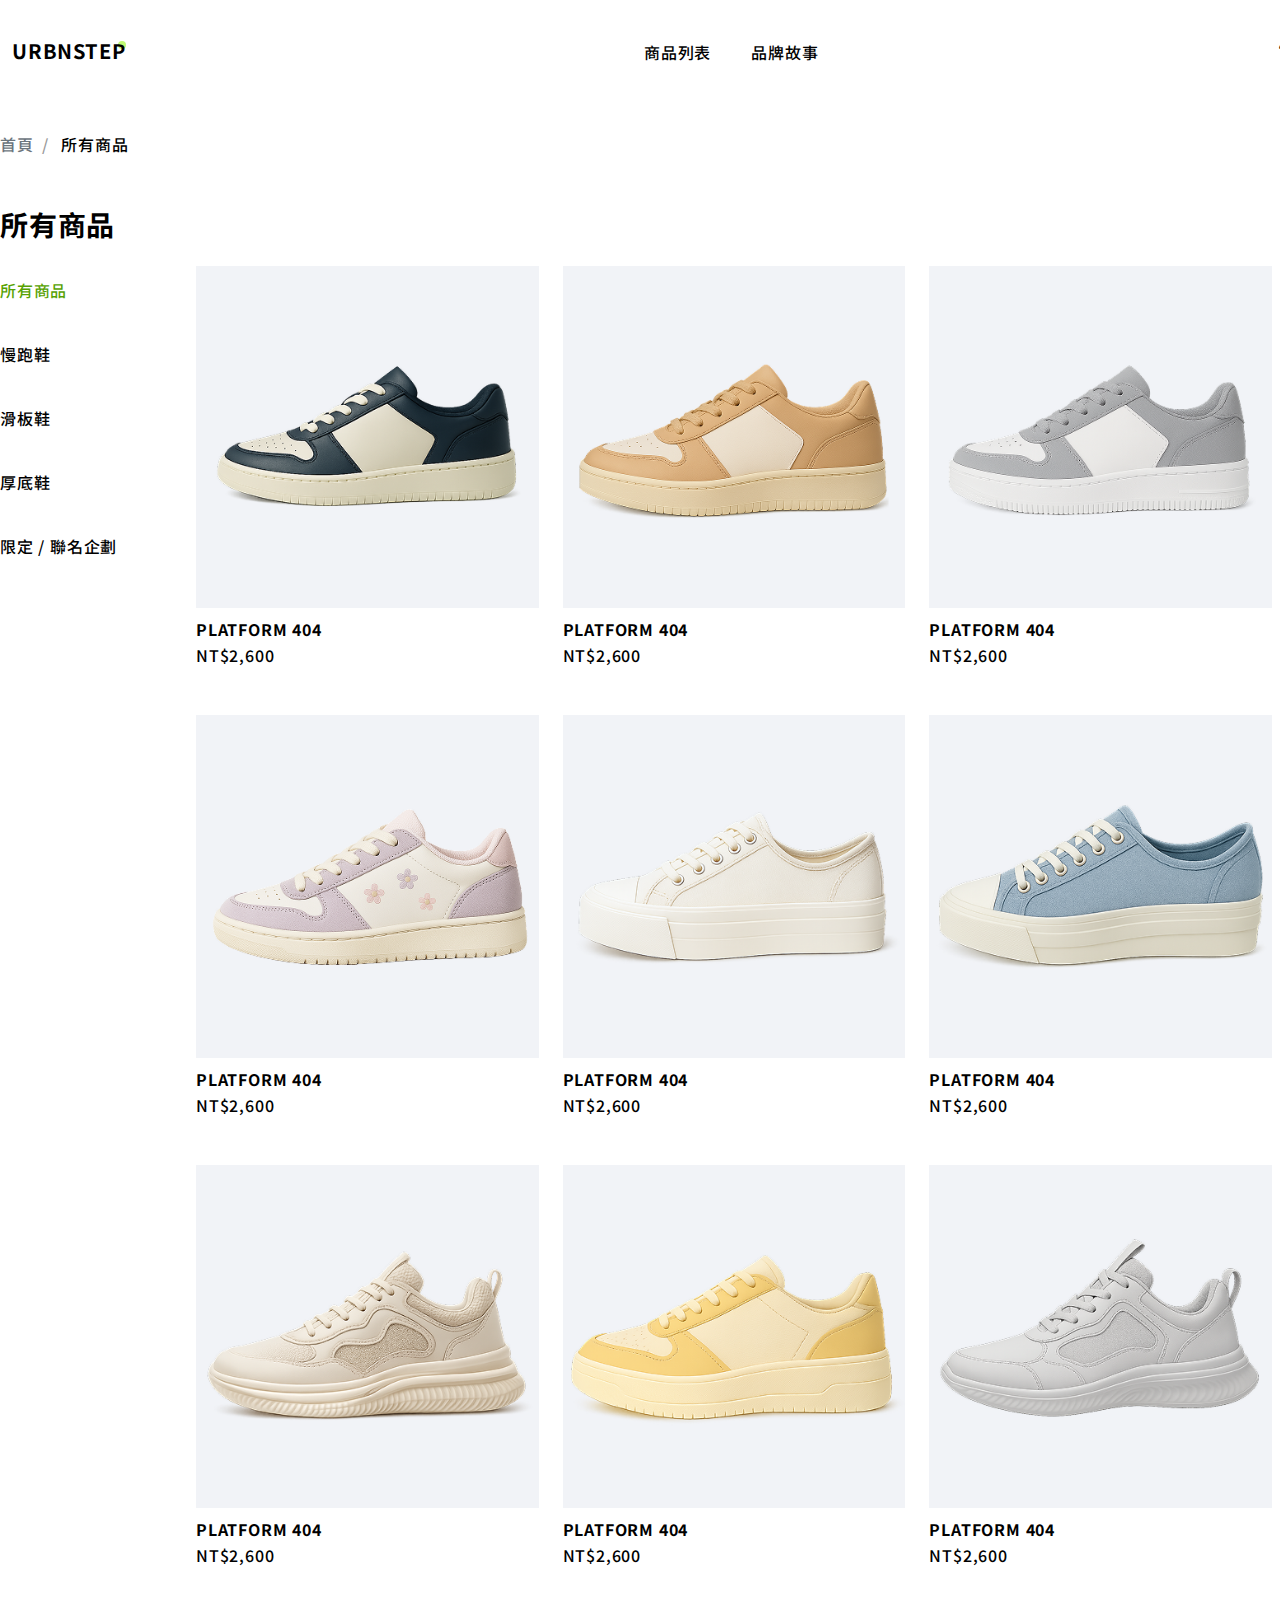
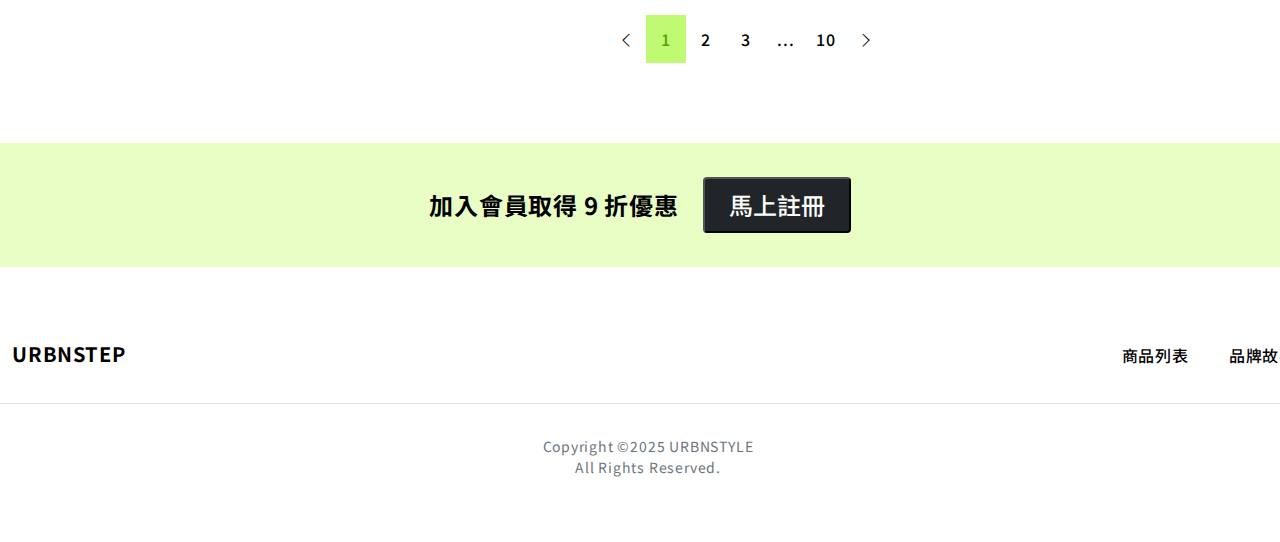
<file: index.html>
<!DOCTYPE html>
<html lang="en">

<head>
  <meta charset="UTF-8">
  <meta name="viewport" content="width=device-width, initial-scale=1.0">
  <title>Document</title>
  <link rel="preconnect" href="https://fonts.googleapis.com">
  <link rel="preconnect" href="https://fonts.gstatic.com" crossorigin>
  <link href="https://fonts.googleapis.com/css2?family=Noto+Sans+TC:wght@100..900&display=swap" rel="stylesheet">
  <link rel="stylesheet" href="./sass/all.css">
  <link rel="stylesheet" href="https://cdn.jsdelivr.net/npm/bootstrap-icons@1.13.1/font/bootstrap-icons.min.css">

</head>

<body>
  <nav>
    <div class="container">
      <div class="d-flex justify-content-between">
        <a href="./index.html" class="logo mr-48">
          <span class="position-relative">URBNSTEP
            <div class="deco"></div>
          </span>
        </a>
        <ul class="d-flex ">
          <li class="nav-item mr-40">
            <a href="#">
              商品列表
            </a>
          </li>
          <li class="nav-item">
            <a href="#">
              品牌故事
            </a>
          </li>
        </ul>
        <a href="#">
          <i class="bi bi-person"></i>
        </a>
      </div>
    </div>
  </nav>

  <div class="container">
    <nav>
      <ol class="bread-crumb mb-24 d-flex">
        <li class="bread-first">
          <a href="#" class="text-second">
            首頁
          </a>
        </li>
        <li class="bread-active">
          <a href="#">
            所有商品
          </a>
        </li>
    </nav>
  </div>


  <div class="container">
    <h1 class="h1 mb-24">所有商品</h1>

    <section class="d-flex mb-32">
      <aside class="product">
        <ul class="product-list">
          <li class="product-item active">
            <a href="#" class="text-primary">
              所有商品
            </a>
          </li>
          <li class="product-item">
            <a href="#">
              慢跑鞋
            </a>
          </li>
          <li class="product-item">
            <a href="#">
              滑板鞋
            </a>
          </li>
          <li class="product-item">
            <a href="#">
              厚底鞋
            </a>
          </li>
          <li class="product-item">
            <a href="#">
              限定 / 聯名企劃
            </a>
          </li>
        </ul>
      </aside>

      <main>
        <div class="wrap d-flex">
          <div class="card">
            <a href="./detail.html">
              <img class="product-img" src="./Image/Product-Card.png" alt="nice-shoes">
              <h3 class="type">PLATFORM 404</h3>
              <div class="price">NT$2,600</div>
            </a>
          </div>
          <div class="card">
            <a href="./detail.html">
              <img class="product-img" src="./Image/Product-Card-1.png" alt="nice-shoes">
              <h3 class="type">PLATFORM 404</h3>
              <div class="price">NT$2,600</div>
            </a>
          </div>
          <div class="card">
            <a href="./detail.html">
              <img class="product-img" src="./Image/Product-Card-2.png" alt="nice-shoes">
              <h3 class="type">PLATFORM 404</h3>
              <div class="price">NT$2,600</div>
            </a>
          </div>
          <div class="card">
            <a href="./detail.html">
              <img class="product-img" src="./Image/Product-Card-3.png" alt="nice-shoes">
              <h3 class="type">PLATFORM 404</h3>
              <div class="price">NT$2,600</div>
            </a>
          </div>
          <div class="card">
            <a href="./detail.html">
              <img class="product-img" src="./Image/Product-Card-4.png" alt="nice-shoes">
              <h3 class="type">PLATFORM 404</h3>
              <div class="price">NT$2,600</div>
            </a>
          </div>
          <div class="card">
            <a href="./detail.html">
              <img class="product-img" src="./Image/Product-Card-5.png" alt="nice-shoes">
              <h3 class="type">PLATFORM 404</h3>
              <div class="price">NT$2,600</div>
            </a>
          </div>
          <div class="card">
            <a href="./detail.html">
              <img class="product-img" src="./Image/Product-Card-6.png" alt="nice-shoes">
              <h3 class="type">PLATFORM 404</h3>
              <div class="price">NT$2,600</div>
            </a>
          </div>
          <div class="card">
            <a href="./detail.html">
              <img class="product-img" src="./Image/Product-Card-7.png" alt="nice-shoes">
              <h3 class="type">PLATFORM 404</h3>
              <div class="price">NT$2,600</div>
            </a>
          </div>
          <div class="card">
            <a href="./detail.html">
              <img class="product-img" src="./Image/Product-Card-8.png" alt="nice-shoes">
              <h3 class="type">PLATFORM 404</h3>
              <div class="price">NT$2,600</div>
            </a>
          </div>
        </div>

        <ul class="d-flex pages-nums">
          <li class="pages-num "><i class="bi bi-chevron-left"></i></li>
          <li class="pages-num active">1</li>
          <li class="pages-num ">2</li>
          <li class="pages-num ">3</li>
          <li class="pages-num ">...</li>
          <li class="pages-num ">10</li>
          <li class="pages-num "><i class="bi bi-chevron-right"></i></li>
        </ul>
      </main>
    </section>
  </div>
  </div>

  <footer class="footer">
    <div class="ad d-flex">
      <p>加入會員取得 9 折優惠 </p>
      <button class="sign">馬上註冊</button>
    </div>

    <div>
      <div class="container">
        <div class="footer-list d-flex">
          <div class="logo">URBNSTEP</div>
          <ul class="d-flex">
            <li class="nav-item mr-40">商品列表</li>
            <li class="nav-item">品牌故事</li>
          </ul>
        </div>

        <div class="copy-right">
          <div>Copyright ©2025 URBNSTYLE</div>
          <div>All Rights Reserved.</div>
        </div>
      </div>
    </div>

  </footer>
</body>

</html>
</file>
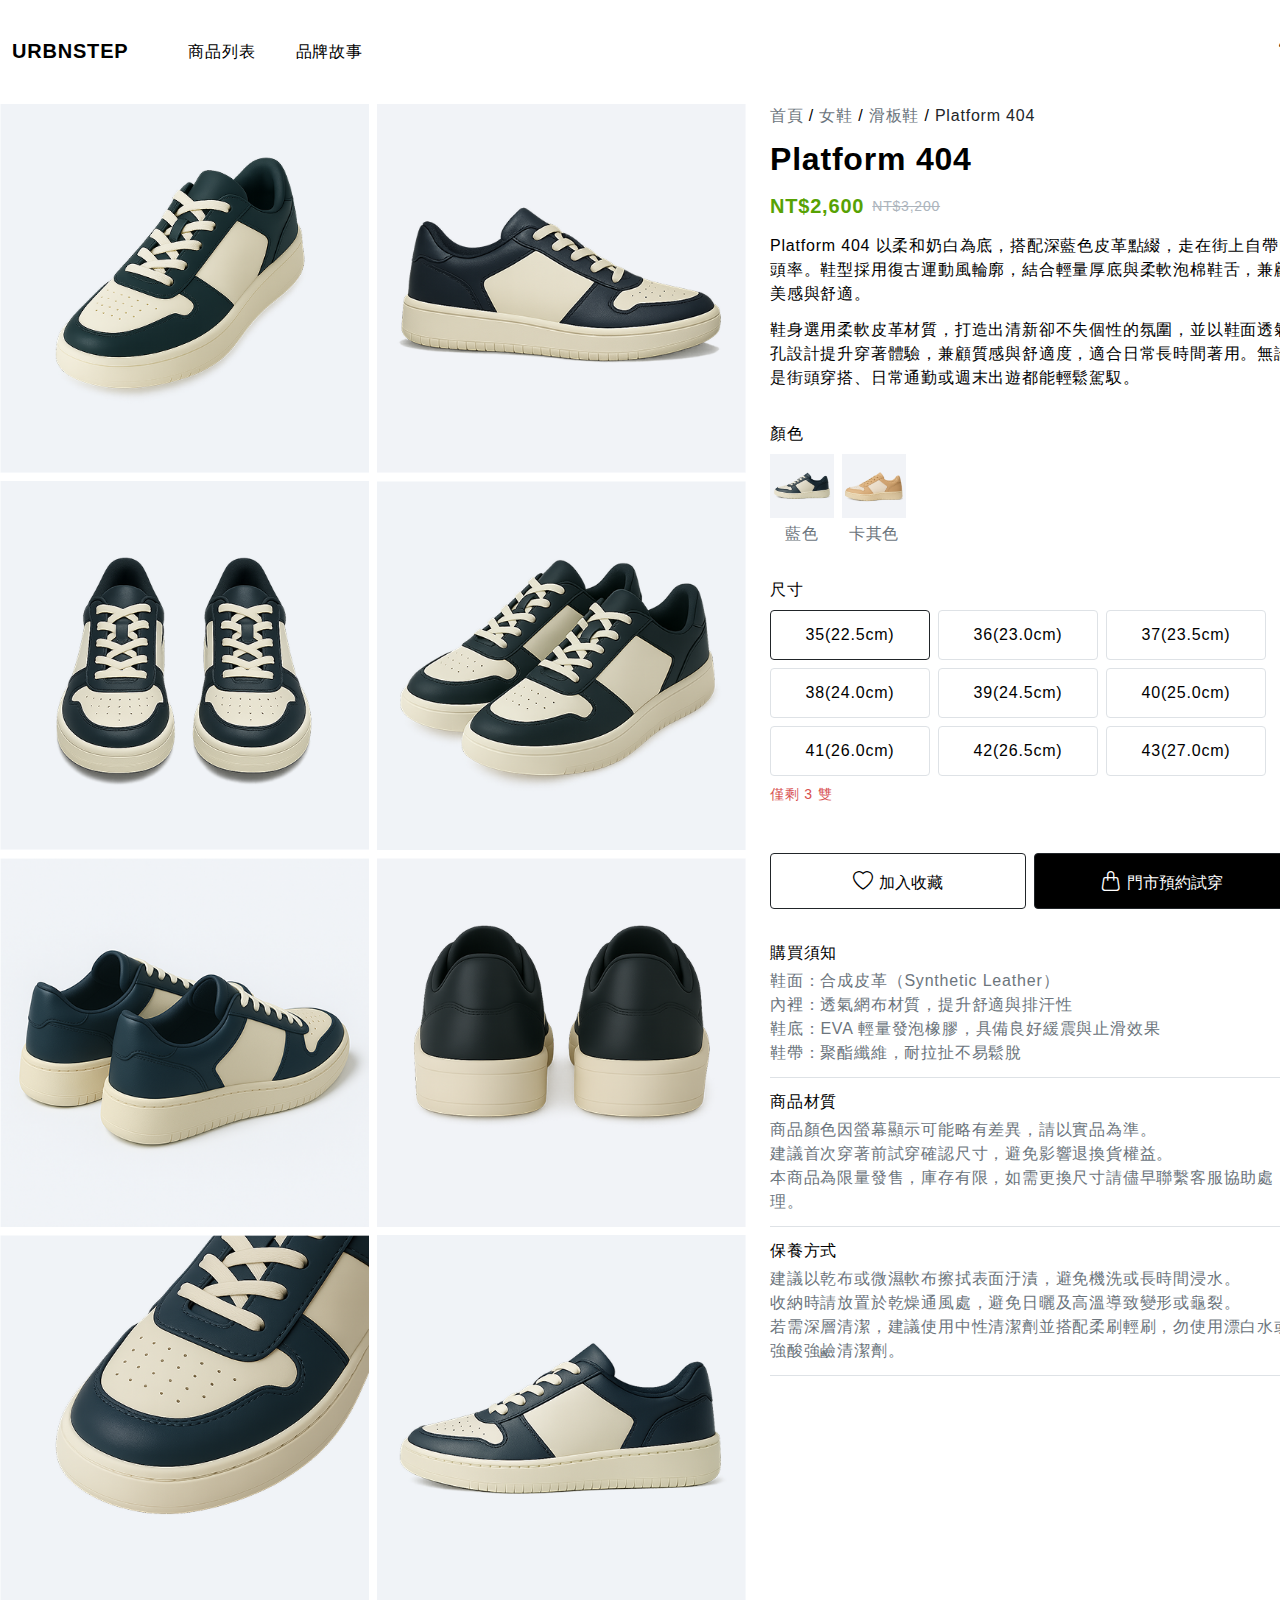
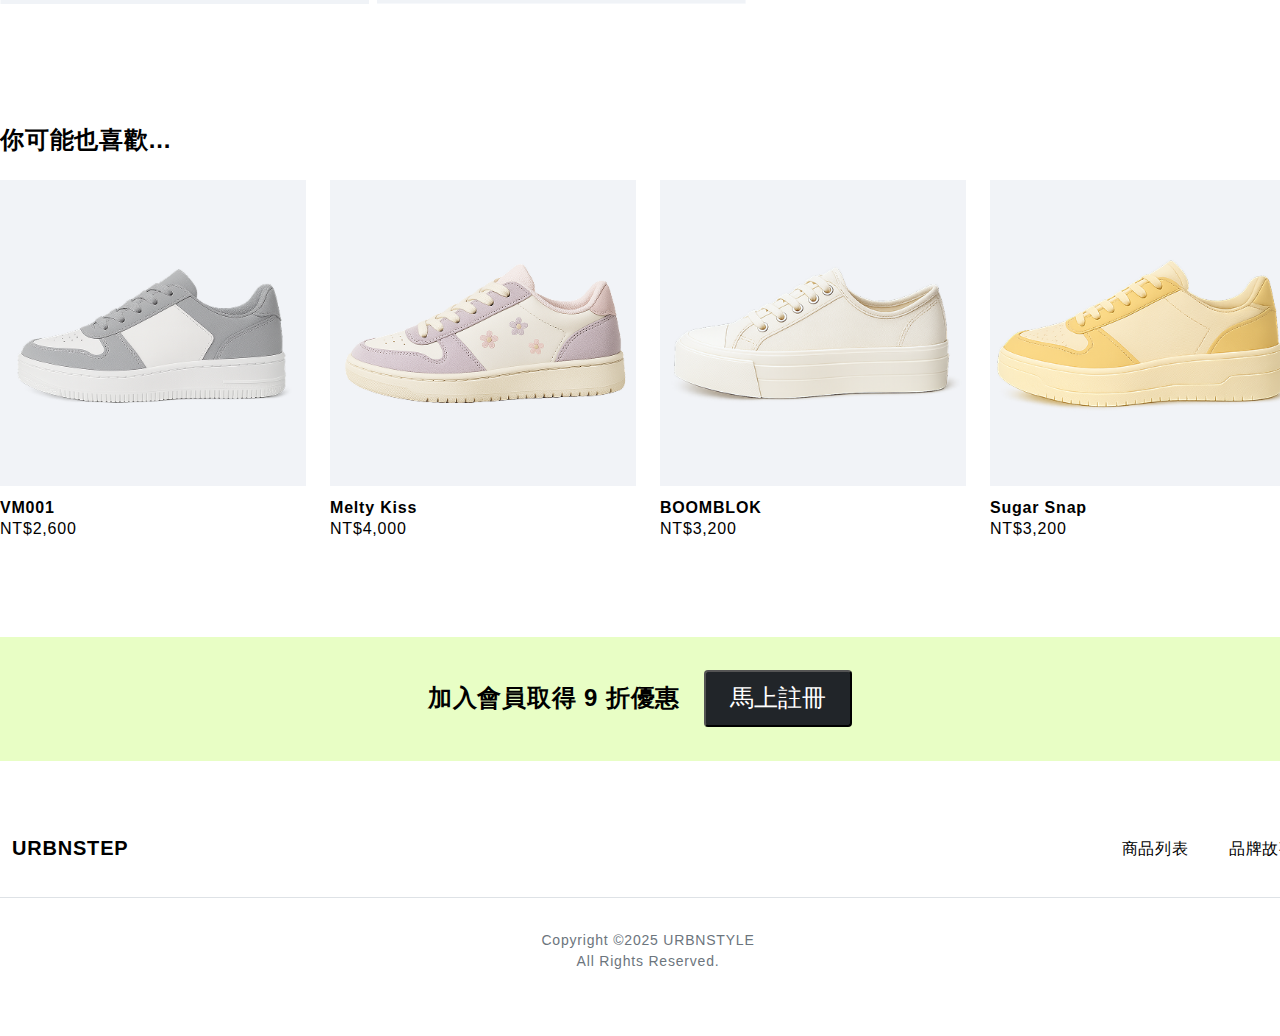
<file: detail.html>
<!DOCTYPE html>
<html lang="en">

<head>
  <meta charset="UTF-8">
  <meta name="viewport" content="width=device-width, initial-scale=1.0">
  <title>Document</title>
  <link rel="stylesheet" href="./sass/all.css">
  <link rel="stylesheet" href="https://cdn.jsdelivr.net/npm/bootstrap-icons@1.13.1/font/bootstrap-icons.min.css">

</head>

<body>
  <nav>
    <div class="container">
      <div class="d-flex justify-content-between">
        <ul class="d-flex ">
          <li class="logo mr-48">
            <a href="./index.html">
              URBNSTEP
          </li>
          </a>
          <li class="nav-item mr-40">商品列表</li>
          <li class="nav-item">品牌故事</li>
        </ul>
        <i class="bi bi-person"></i>
      </div>
    </div>
  </nav>

  <section class="container d-flex">
    <main class="mr-24 mb-64">
      <ul class="product-pics d-flex">
        <li class="product-pic"><img src="./Image/Main image-1.png" alt="shoes other angle"></li>
        <li class="product-pic"><img src="./Image/Main image-2.png" alt="shoes other angle"></li>
        <li class="product-pic"><img src="./Image/Main image-3.png" alt="shoes other angle"></li>
        <li class="product-pic"><img src="./Image/Main image-4.png" alt="shoes other angle"></li>
        <li class="product-pic"><img src="./Image/Main image-5.png" alt="shoes other angle"></li>
        <li class="product-pic"><img src="./Image/Main image-6.png" alt="shoes other angle"></li>
        <li class="product-pic"><img src="./Image/Main image-7.png" alt="shoes other angle"></li>
        <li class="product-pic"><img src="./Image/Main image.png" alt="shoes other angle"></li>
      </ul>
    </main>

    <div class="right">
      <div class="bread-crumb mb-12">
        <span class="bread-first">首頁</span>
        <span class="bread-slash">/</span>
        <span class="bread-first">女鞋</span>
        <span class="bread-slash">/</span>
        <span class="bread-first">滑板鞋</span>
        <span class="bread-slash">/</span>
        <span class="bread-active">Platform 404</span>
      </div>

      <h1 class="h1 mb-16">Platform 404</h1>

      <div class="d-flex align-items-center mb-16">
        <span class="new-price">NT$2,600</span>
        <span class="old-price">NT$3,200</span>
      </div>

      <p class="mb-12">
        Platform 404 以柔和奶白為底，搭配深藍色皮革點綴，走在街上自帶回頭率。鞋型採用復古運動風輪廓，結合輕量厚底與柔軟泡棉鞋舌，兼顧美感與舒適。
      </p>
      <p class="mb-32">
        鞋身選用柔軟皮革材質，打造出清新卻不失個性的氛圍，並以鞋面透氣孔設計提升穿著體驗，兼顧質感與舒適度，適合日常長時間著用。無論是街頭穿搭、日常通勤或週末出遊都能輕鬆駕馭。
      </p>

      <div class="mb-48">
        <div class="mb-8">顏色</div>
        <ul class="d-flex mb-32">
          <li class="small-pic">
            <a href="#">
              <img class="mb-4" src="./Image/Product-Card.png" alt="small-shoes-img">
              <div class="text-center text-second">藍色</div>
            </a>
          </li>
          <li class="small-pic">
            <a href="#">
              <img class="mb-4" src="./Image/Product-Card-1.png" alt="small-shoes-img">
              <div class="text-center text-second">卡其色</div>
            </a>
          </li>
        </ul>

        <div class="mb-8">尺寸</div>
        <div>
          <ul class="sizes d-flex mb-8">
            <li class="size size-active">
              <a href="#">
                35(22.5cm)
              </a>
            </li>
            <li class="size">
              <a href="#">
                36(23.0cm)
              </a>
            </li>
            <li class="size">
              <a href="#">
                37(23.5cm)
              </a>
            </li>
            <li class="size">
              <a href="#">
                38(24.0cm)
              </a>
            </li>
            <li class="size">
              <a href="#">
                39(24.5cm)
              </a>
            </li>
            <li class="size">
              <a href="#">
                40(25.0cm)
              </a>
            </li>
            <li class="size">
              <a href="#">
                41(26.0cm)
              </a>
            </li>
            <li class="size size-disabled">
              <a href="#">
                42(26.5cm)
              </a>
            </li>
            <li class="size size-disabled">
              <a href="#">
                43(27.0cm)
              </a>
            </li>
          </ul>
          <div class="hint">僅剩 3 雙</div>
        </div>



      </div>

      <div class="mb-32 d-flex">
        <button class="add-to-fav ">
          <i class="bi bi-heart"></i>
          <span>加入收藏</span>
        </button>
        <button class="try-on">
          <i class="bi bi-handbag"></i>
          <span>門市預約試穿</span>
        </button>
      </div>

      <ul>
        <li class="mb-12">
          <h3 class="h3 mb-4">購買須知</h3>
          <p class="direction">
            鞋面：合成皮革（Synthetic Leather）<br>
            內裡：透氣網布材質，提升舒適與排汗性<br>
            鞋底：EVA 輕量發泡橡膠，具備良好緩震與止滑效果<br>
            鞋帶：聚酯纖維，耐拉扯不易鬆脫<br>

          </p>
        </li>
        <li class="mb-12">
          <h3 class="h3 mb-4">商品材質</h3>
          <p class="direction">
            商品顏色因螢幕顯示可能略有差異，請以實品為準。<br>
            建議首次穿著前試穿確認尺寸，避免影響退換貨權益。<br>
            本商品為限量發售，庫存有限，如需更換尺寸請儘早聯繫客服協助處<br>
            理。
          </p>
        </li>
        <li>
          <h3 class="h3 mb-4">保養方式</h3>
          <p class="direction">
            建議以乾布或微濕軟布擦拭表面汙漬，避免機洗或長時間浸水。<br>
            收納時請放置於乾燥通風處，避免日曬及高溫導致變形或龜裂。<br>
            若需深層清潔，建議使用中性清潔劑並搭配柔刷輕刷，勿使用漂白水或強酸強鹼清潔劑。
          </p>
        </li>
      </ul>
    </div>



  </section>

  <section class="container other-products pt-48">
    <h2 class="h2 mb-16">你可能也喜歡...</h2>
    <ul class="d-flex products mb-48">
      <li>
        <div class="card">
          <a href="#">
            <img class="product-img mb-12" src="./Image/Product-Card-2.png" alt="other-shoes">
            <h4 class="type">VM001</h4>
            <div class="price">NT$2,600</div>
          </a>
        </div>
      </li>
      <li>
        <div class="card">
          <a href="#">
            <img class="product-img mb-12" src="./Image/Product-Card-3.png" alt="other-shoes">
            <h4 class="type">Melty Kiss</h4>
            <div class="price">NT$4,000</div>
          </a>
        </div>
      </li>
      <li>
        <div class="card">
          <a href="#">
            <img class="product-img mb-12" src="./Image/Product-Card-4.png" alt="other-shoes">
            <h4 class="type">BOOMBLOK</h4>
            <div class="price">NT$3,200</div>
          </a>
        </div>
      </li>
      <li>
        <div class="card">
          <a href="#">
            <img class="product-img mb-12" src="./Image/Product-Card-7.png" alt="other-shoes">
            <h4 class="type">Sugar Snap</h4>
            <div class="price">NT$3,200</div>
          </a>
        </div>
      </li>
    </ul>

  </section>



  <footer class="footer">
    <div class="ad d-flex">
      <p>加入會員取得 9 折優惠 </p>
      <button class="sign">馬上註冊</button>
    </div>

    <div>
      <div class="container">
        <div class="footer-list d-flex">
          <div class="logo">URBNSTEP</div>
          <ul class="d-flex">
            <li class="nav-item mr-40">商品列表</li>
            <li class="nav-item">品牌故事</li>
          </ul>
        </div>

        <div class="copy-right">
          <div>Copyright ©2025 URBNSTYLE</div>
          <div>All Rights Reserved.</div>
        </div>
      </div>
    </div>

  </footer>
</body>

</html>
</file>
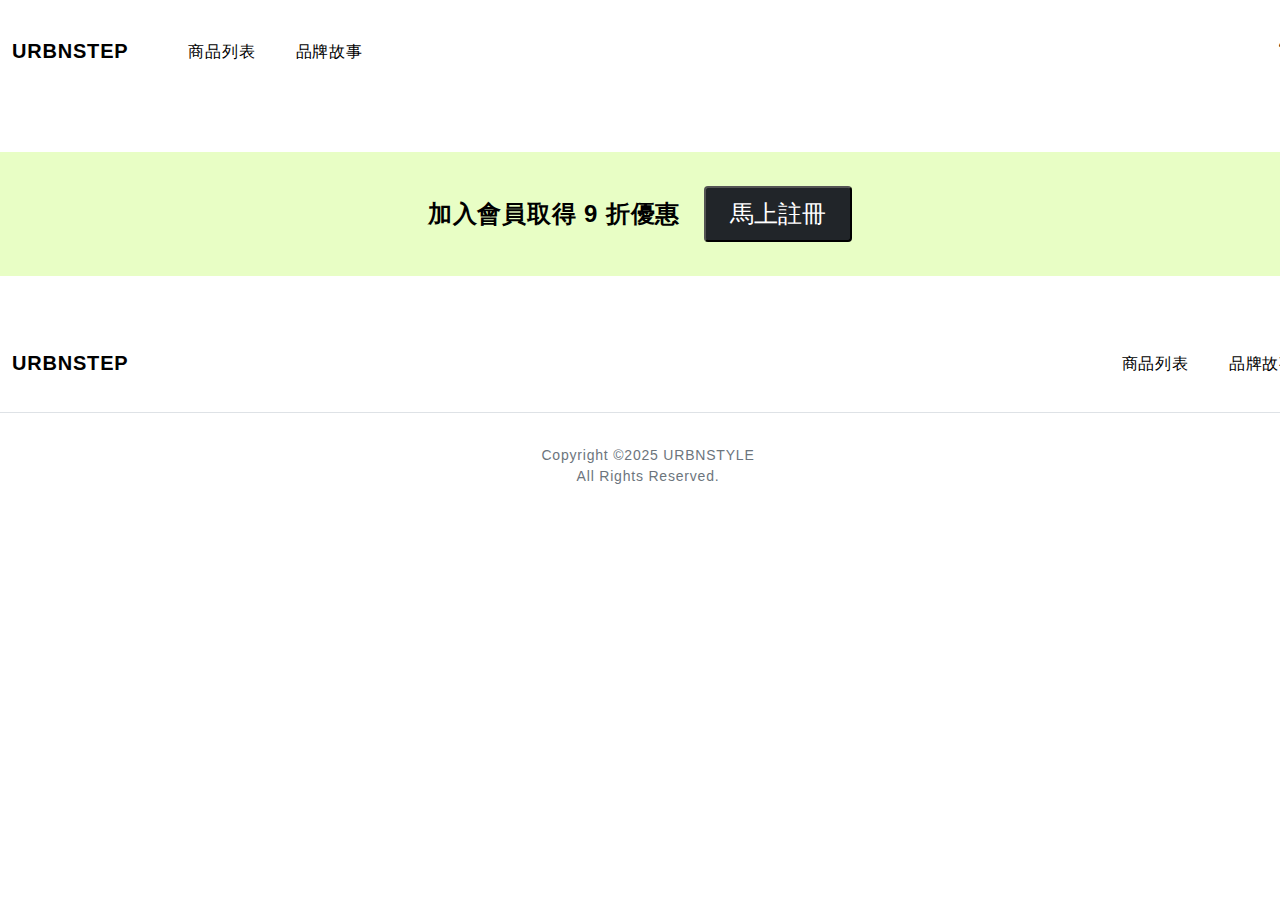
<file: layout.html>
<!DOCTYPE html>
<html lang="en">
  <head>
    <meta charset="UTF-8">
    <meta name="viewport" content="width=device-width, initial-scale=1.0">
    <title>Document</title>
    <link rel="stylesheet" href="./sass/all.css">
    <link rel="stylesheet" href="https://cdn.jsdelivr.net/npm/bootstrap-icons@1.13.1/font/bootstrap-icons.min.css">
  
    </head>
<body>
  <nav>
    <div class="container">
      <div class="d-flex justify-content-between">
        <ul class="d-flex ">
          <li class="logo mr-48">URBNSTEP</li>
          <li class="nav-item mr-40">商品列表</li>
          <li class="nav-item">品牌故事</li>
        </ul>
        <i class="bi bi-person"></i>
      </div>
    </div>
  </nav>

  <footer class="footer">
    <div class="ad d-flex">
      <p>加入會員取得 9 折優惠 </p>
      <button class="sign">馬上註冊</button>
    </div>
  
    <div>
      <div class="container">
        <div class="footer-list d-flex">
          <div class="logo">URBNSTEP</div>
          <ul class="d-flex">
            <li class="nav-item mr-40">商品列表</li>
            <li class="nav-item">品牌故事</li>
          </ul>
        </div>
  
        <div class="copy-right">
          <div>Copyright ©2025 URBNSTYLE</div>
          <div>All Rights Reserved.</div>
        </div>
      </div>
    </div>
  
  </footer>
</body>
</html>
</file>
<file: sass/all.css>
@charset "UTF-8";
/* http://meyerweb.com/eric/tools/css/reset/ 
   v2.0 | 20110126
   License: none (public domain)
*/
html, body, div, span, applet, object, iframe,
h1, h2, h3, h4, h5, h6, p, blockquote, pre,
a, abbr, acronym, address, big, cite, code,
del, dfn, em, img, ins, kbd, q, s, samp,
small, strike, strong, sub, sup, tt, var,
b, u, i, center,
dl, dt, dd, ol, ul, li,
fieldset, form, label, legend,
table, caption, tbody, tfoot, thead, tr, th, td,
article, aside, canvas, details, embed,
figure, figcaption, footer, header, hgroup,
menu, nav, output, ruby, section, summary,
time, mark, audio, video {
  margin: 0;
  padding: 0;
  border: 0;
  font-size: 100%;
  font: inherit;
  vertical-align: baseline;
}

/* HTML5 display-role reset for older browsers */
article, aside, details, figcaption, figure,
footer, header, hgroup, menu, nav, section {
  display: block;
}

body {
  line-height: 1;
}

ol, ul {
  list-style: none;
}

blockquote, q {
  quotes: none;
}

blockquote:before, blockquote:after,
q:before, q:after {
  content: "";
  content: none;
}

table {
  border-collapse: collapse;
  border-spacing: 0;
}

nav {
  padding: 28px 0;
}
nav .logo {
  font-weight: 700;
  padding: 8px 12px;
  font-size: 20px;
}
nav .logo .deco {
  position: absolute;
  top: 5px;
  right: -1px;
  z-index: -1;
  background: #c0fa73;
  width: 8px;
  height: 8px;
  border-radius: 100%;
}
nav .nav-item {
  font-weight: 500;
  padding: 12px 0;
}
nav .bi-person {
  font-size: 18px;
}
nav .bi-person:hover {
  color: #57A203;
}

.bread-crumb .bread-first {
  font-weight: 500;
  color: #6c757d;
}
.bread-crumb li + li::before {
  content: "/";
  margin: 0 8px;
  color: #999;
}
.bread-crumb .bread-active {
  font-weight: 500;
  color: #212529;
}

.footer {
  padding-top: 48px;
}
.footer .ad {
  font-weight: 700;
  font-size: 24px;
  line-height: 1.2;
  background: #e8fec5;
  padding: 33.5px 0;
  -webkit-box-pack: center;
      -ms-flex-pack: center;
          justify-content: center;
  -webkit-box-align: center;
      -ms-flex-align: center;
          align-items: center;
  margin-bottom: 64px;
}
.footer .ad .sign {
  padding: 12px 24px;
  background: #212529;
  color: white;
  font-weight: 500;
  border-radius: 4px;
  margin-left: 24px;
}
.footer .ad .sign:hover {
  background: #495057;
}
.footer .footer-list {
  -webkit-box-pack: justify;
      -ms-flex-pack: justify;
          justify-content: space-between;
  margin-bottom: 24px;
}
.footer .footer-list .logo {
  font-weight: 700;
  padding: 8px 12px;
  font-size: 20px;
}
.footer .footer-list .nav-item {
  font-weight: 500;
  padding: 12px 0;
}
.footer .copy-right {
  border-top: 1px solid #dee2e6;
  font-size: 14px;
  padding-top: 32px;
  text-align: center;
  color: #6c757d;
  margin-bottom: 64px;
}

.container {
  width: 1296px;
  margin: 0 auto;
}

.position-relative {
  position: relative;
}

.d-flex {
  display: -webkit-box;
  display: -ms-flexbox;
  display: flex;
}

.align-items-center {
  -webkit-box-align: center;
      -ms-flex-align: center;
          align-items: center;
}

.justify-content-between {
  -webkit-box-pack: justify;
      -ms-flex-pack: justify;
          justify-content: space-between;
}

.text-center {
  text-align: center;
}

.mr-24 {
  margin-right: 24px;
}

.mr-40 {
  margin-right: 40px;
}

.mr-48 {
  margin-right: 48px;
}

.mb-4 {
  margin-bottom: 4px;
}

.mb-8 {
  margin-bottom: 8px;
}

.mb-12 {
  margin-bottom: 12px;
}

.mb-16 {
  margin-bottom: 16px;
}

.mb-24 {
  margin-bottom: 24px;
}

.mb-32 {
  margin-bottom: 32px;
}

.mb-48 {
  margin-bottom: 48px;
}

.mb-64 {
  margin-bottom: 64px;
}

.pt-48 {
  padding-top: 48px;
}

.text-primary {
  color: #57a203;
}

.text-second {
  color: #6c757d;
}

.active {
  color: #57a203;
}

body {
  font-family: "Noto Sans TC", sans-serif;
  letter-spacing: 0.05em;
  line-height: 1.5;
}
body img {
  display: block;
  width: 100%;
}
body a {
  text-decoration: none;
  color: black;
}
body button {
  cursor: pointer;
  font: inherit;
}

.h1 {
  font-weight: 700;
  font-size: 28px;
  line-height: 1.2;
}

.product {
  width: 196px;
  margin-right: 24px;
}
.product .product-list .all-product {
  width: 172px;
  padding: 8px 0;
  margin-bottom: 28px;
  color: #57a203;
  font-weight: 500;
}
.product .product-list .product-item {
  width: 172px;
  padding: 12px 0;
  margin-bottom: 16px;
  font-weight: 500;
}

.wrap {
  -ms-flex-wrap: wrap;
      flex-wrap: wrap;
  gap: 48px 24px;
  margin-bottom: 48px;
}
.wrap .card {
  width: 342.67px;
  -webkit-transition: opacity 300ms ease-in-out, -webkit-transform 300ms ease-in-out;
  transition: opacity 300ms ease-in-out, -webkit-transform 300ms ease-in-out;
  transition: transform 300ms ease-in-out, opacity 300ms ease-in-out;
  transition: transform 300ms ease-in-out, opacity 300ms ease-in-out, -webkit-transform 300ms ease-in-out;
}
.wrap .card:hover {
  -webkit-transform: scale(1.05);
          transform: scale(1.05); /* 變大 */
  opacity: 1; /* 淡入 */
}
.wrap .card .product-img {
  width: 100%;
  margin-bottom: 12px;
}
.wrap .card .type {
  font-weight: 700;
  line-height: 1.2;
  margin-bottom: 4px;
}
.wrap .card .price {
  font-weight: 500;
}

.pages-nums {
  -webkit-box-pack: center;
      -ms-flex-pack: center;
          justify-content: center;
  cursor: pointer;
}
.pages-nums .active {
  background: #c0fa73;
}
.pages-nums .pages-num {
  font-weight: 500;
  width: 40px;
  font-size: 16px;
  text-align: center;
  padding: 12px 0;
}
.pages-nums .pages-num:hover {
  background: #F8F9FA;
}

.product-pics {
  width: 746px;
  -ms-flex-wrap: wrap;
      flex-wrap: wrap;
  gap: 8px;
}
.product-pics .product-pic {
  max-width: 369px;
}

.right {
  width: 526px;
}
.right .h1 {
  font-weight: 700;
  font-size: 32px;
  line-height: 1.2;
}
.right .new-price {
  font-weight: 700;
  font-size: 20px;
  line-height: 1.2;
  color: #57a203;
  margin-right: 8px;
}
.right .old-price {
  font-size: 14px;
  color: #adb5bd;
  text-decoration: line-through;
}
.right .small-pic {
  width: 64px;
  margin-right: 8px;
  cursor: pointer;
}
.right .small-pic:hover img {
  opacity: 0.8;
}
.right .sizes {
  -ms-flex-wrap: wrap;
      flex-wrap: wrap;
  gap: 8px;
}
.right .sizes .size {
  width: 160px;
  -webkit-box-sizing: border-box;
          box-sizing: border-box;
  padding: 12px 24px;
  border: #dee2e6 1px solid;
  border-radius: 4px;
  text-align: center;
  cursor: pointer;
  -webkit-transition: opacity 300ms ease-in-out, -webkit-transform 300ms ease-in-out;
  transition: opacity 300ms ease-in-out, -webkit-transform 300ms ease-in-out;
  transition: transform 300ms ease-in-out, opacity 300ms ease-in-out;
  transition: transform 300ms ease-in-out, opacity 300ms ease-in-out, -webkit-transform 300ms ease-in-out;
}
.right .sizes .size:hover {
  border: solid 1px #6C757D;
  opacity: 1;
}
.right .sizes .size-active {
  border: #212529 1px solid;
}
.right .sizes .size-disabled {
  color: #adb5bd;
}
.right .hint {
  color: #d74f4f;
  font-size: 14px;
}
.right .add-to-fav {
  padding: 12px 82px;
  border: #212529 1px solid;
  border-radius: 4px;
  background: white;
  font-weight: 500;
  font-size: 16px;
  margin-right: 8px;
}
.right .add-to-fav:hover {
  background: #212529;
  color: white;
}
.right .add-to-fav .bi-heart {
  font-size: 20px;
  margin-right: 2px;
}
.right .try-on {
  font-weight: 500;
  font-size: 16px;
  background: #000;
  color: white;
  border: #212529 1px solid;
  border-radius: 4px;
  padding: 12px 65.5px;
}
.right .try-on .bi-handbag {
  font-size: 20px;
  margin-right: 2px;
}
.right .h3 {
  font-weight: 500;
}
.right .direction {
  color: #6c757d;
  padding-bottom: 12px;
  border-bottom: #dee2e6 1px solid;
}

.other-products .h2 {
  font-weight: 700;
  line-height: 1.2;
  font-size: 24px;
  padding: 9.5px 0;
}
.other-products .products {
  gap: 24px;
}
.other-products .products .card {
  width: 306px;
}
.other-products .products .card .type {
  font-weight: 700;
  line-height: 1.2;
}/*# sourceMappingURL=all.css.map */
</file>
